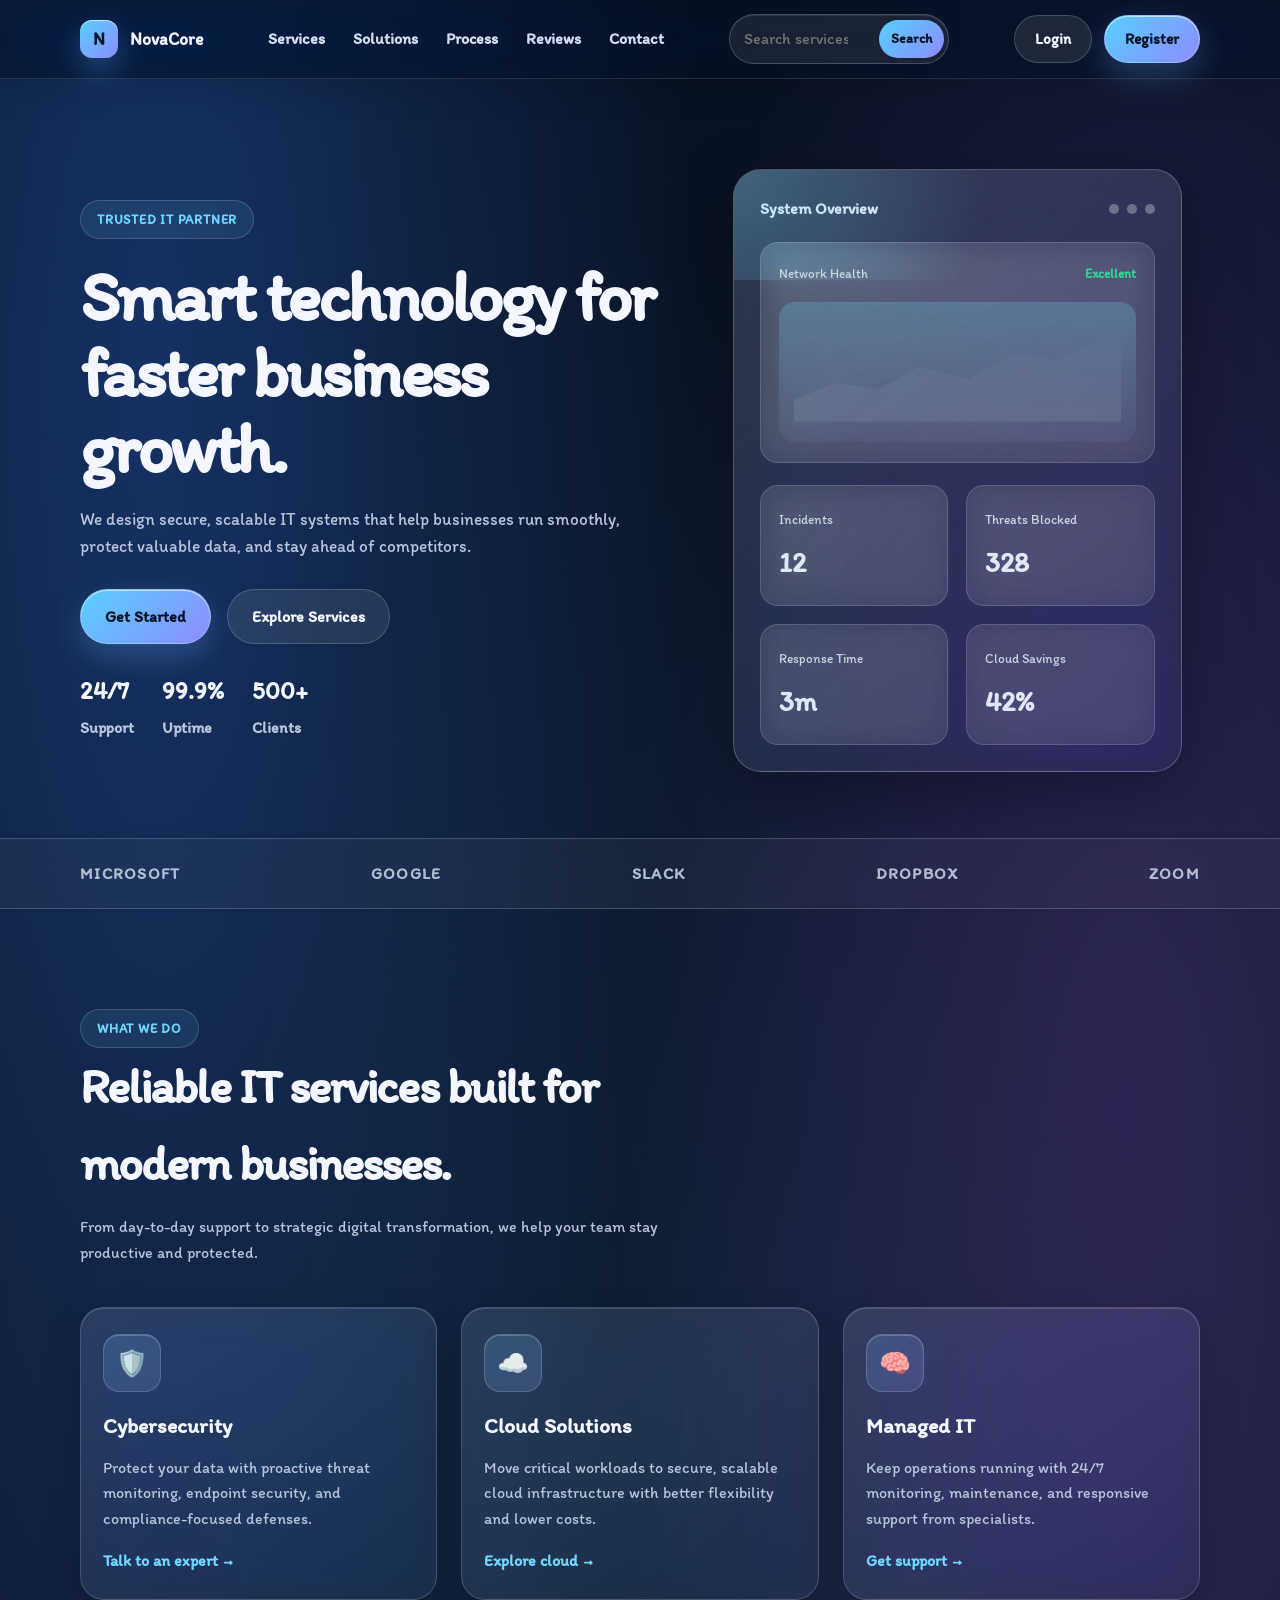
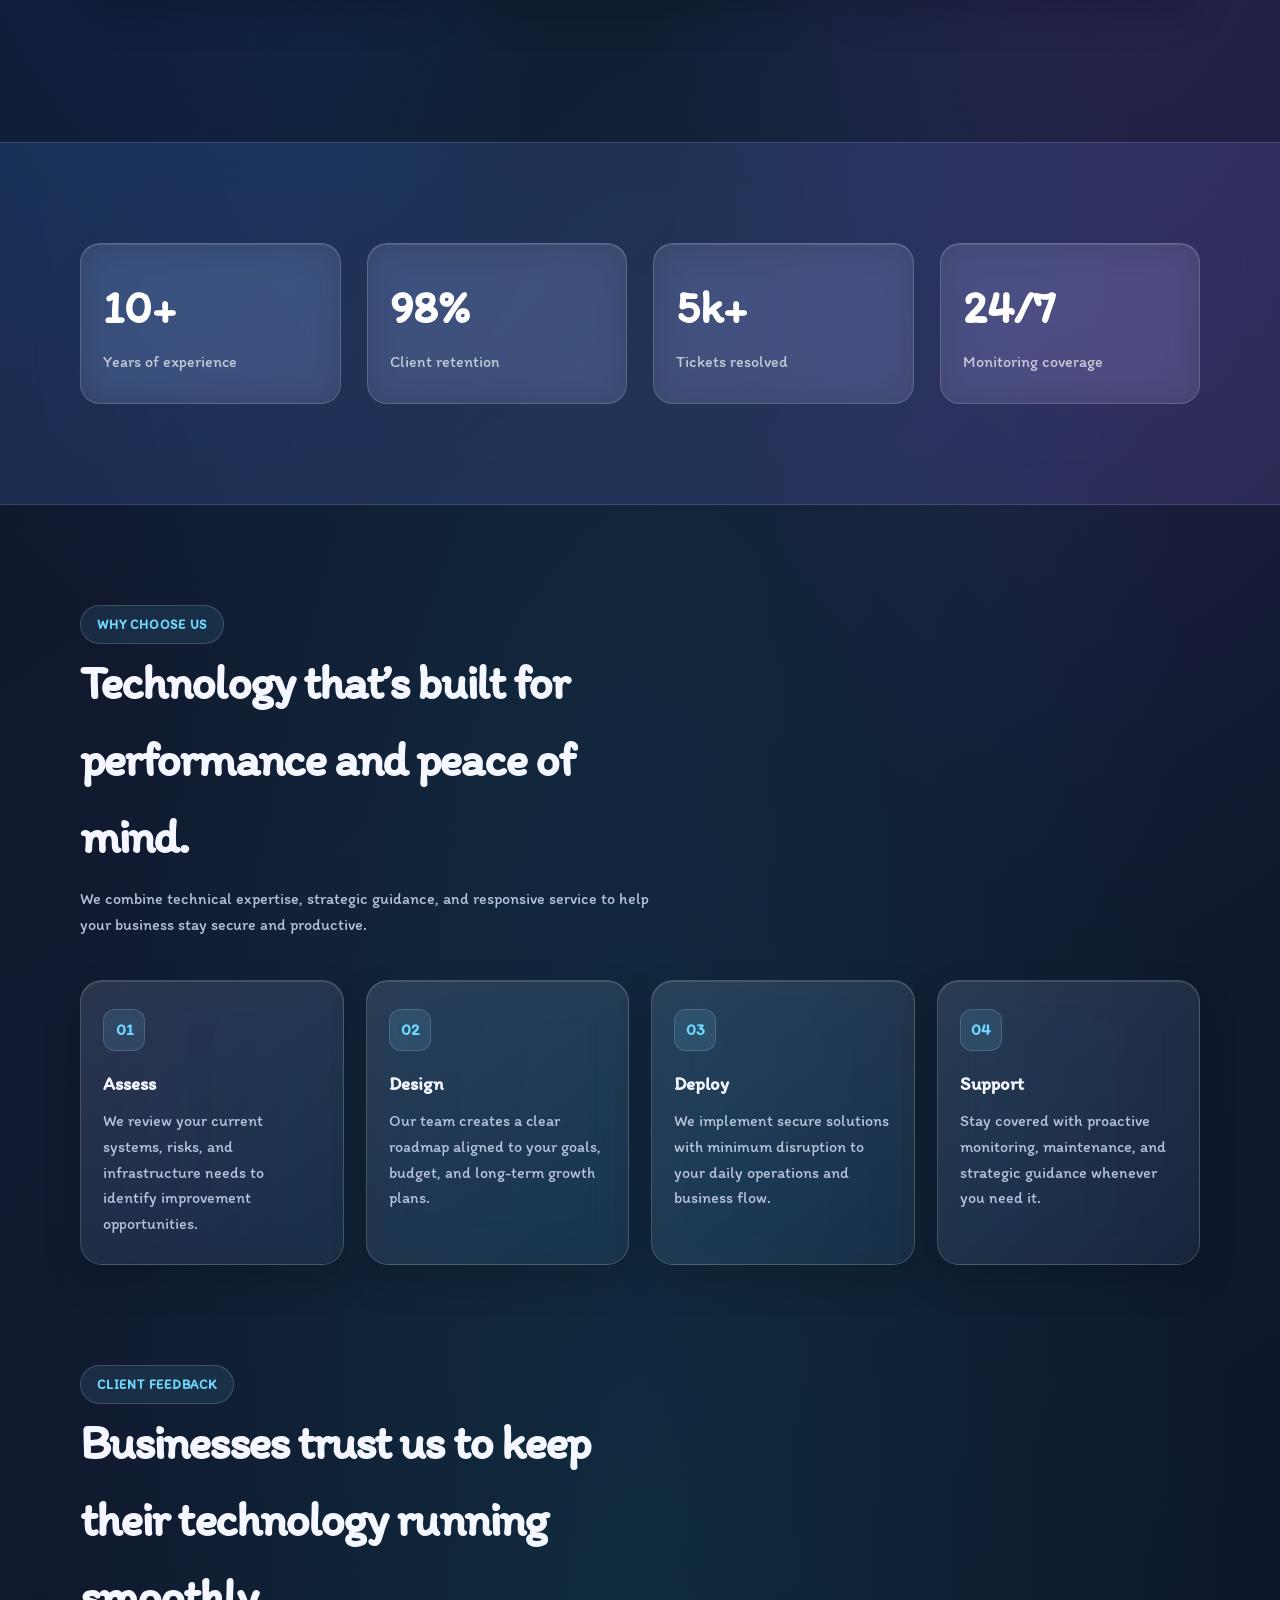
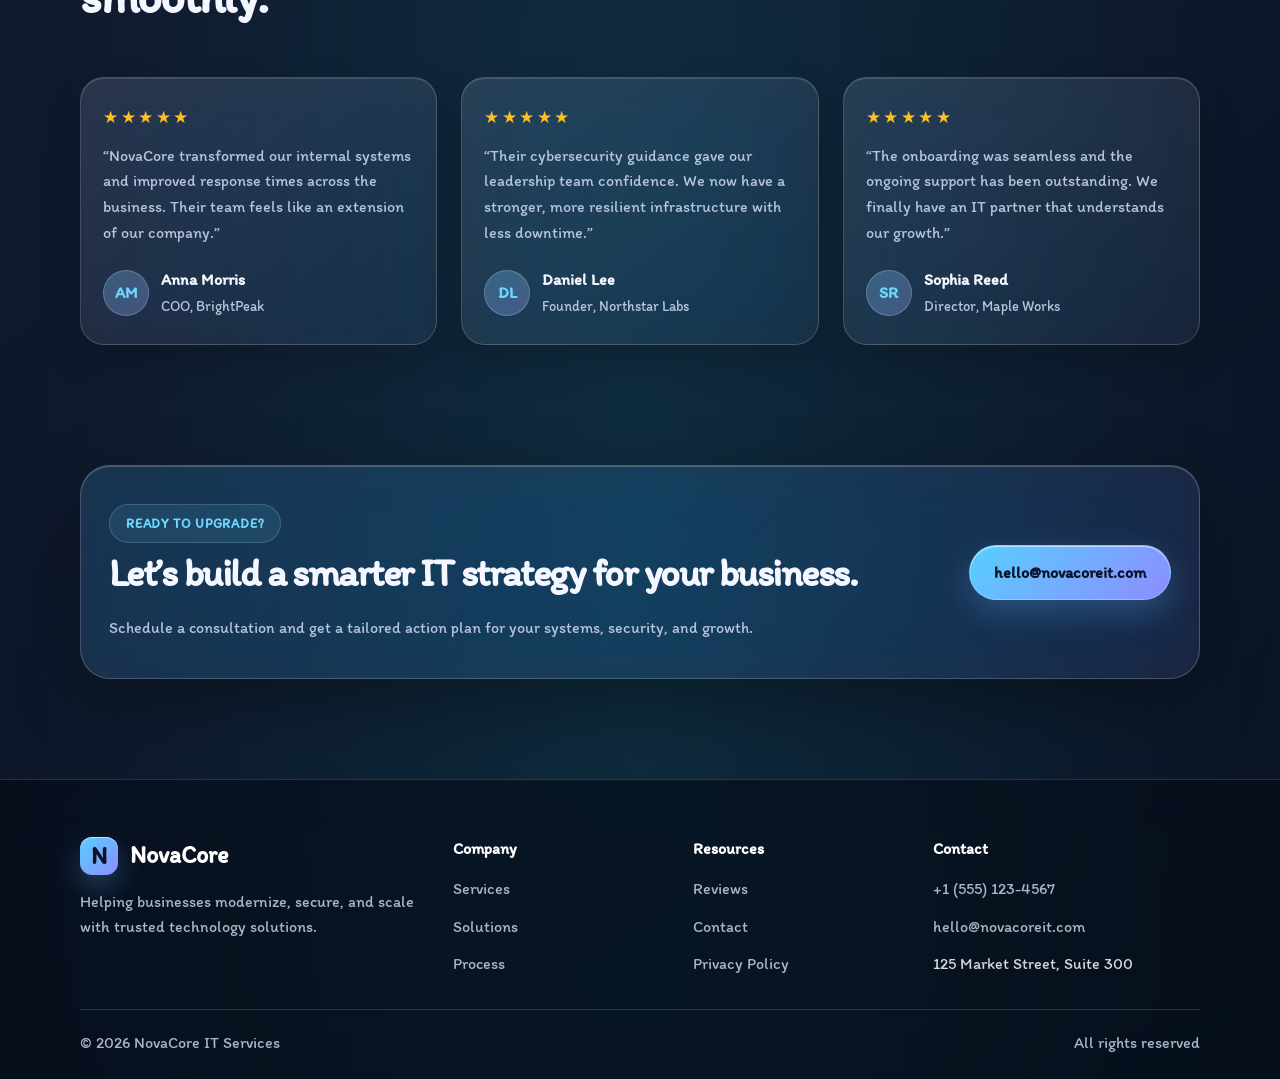
<file: Index.html>
<!DOCTYPE html>
<html lang="en">
<head>
    <meta charset="UTF-8">
    <meta name="viewport" content="width=device-width, initial-scale=1.0">
    <title>NovaCore IT Services</title>
    <meta name="description" content="Professional IT support, cybersecurity, cloud solutions, and managed services for modern businesses.">
    <link rel="stylesheet" href="css/style.css">
</head>
<body>
    <header class="topbar">
        <div class="container nav">
            <a href="#" class="brand" aria-label="NovaCore home">
                <span class="brand-mark">N</span>
                <span>NovaCore</span>
            </a>
            <nav class="nav-links" aria-label="Main navigation">
                <a href="#services">Services</a>
                <a href="#solutions">Solutions</a>
                <a href="#process">Process</a>
                <a href="#reviews">Reviews</a>
                <a href="#contact">Contact</a>
            </nav>
            <form class="nav-search" role="search" id="service-search-form">
                <label class="sr-only" for="service-search">Search services</label>
                <input id="service-search" type="search" placeholder="Search services..." aria-controls="services-grid">
                <button type="submit">Search</button>
            </form>
            <div class="header-actions">
                <a href="login.html" class="btn btn-secondary header-btn">Login</a>
                <a href="register.html" class="btn btn-primary header-btn">Register</a>
            </div>
        </div>
    </header>

    <main>
        <section class="hero">
            <div class="container hero-grid">
                <div>
                    <span class="eyebrow">Trusted IT partner</span>
                    <h1>Smart technology for faster business growth.</h1>
                    <p>We design secure, scalable IT systems that help businesses run smoothly, protect valuable data, and stay ahead of competitors.</p>
                    <div class="cta-row">
                        <a href="#contact" class="btn btn-primary">Get Started</a>
                        <a href="#services" class="btn btn-secondary">Explore Services</a>
                    </div>
                    <ul class="hero-metrics" aria-label="Key metrics">
                        <li><span>24/7</span>Support</li>
                        <li><span>99.9%</span>Uptime</li>
                        <li><span>500+</span>Clients</li>
                    </ul>
                </div>

                <div class="hero-visual" aria-label="IT dashboard preview">
                    <div class="panel dashboard">
                        <div class="dashboard-top">
                            <div>System Overview</div>
                            <div class="dots"><span></span><span></span><span></span></div>
                        </div>

                        <div class="status-box">
                            <div class="label">
                                <span>Network Health</span>
                                <strong style="color: #34d399;">Excellent</strong>
                            </div>
                            <div class="chart" aria-hidden="true"></div>
                        </div>

                        <div class="mini-grid">
                            <div class="mini-card">
                                <small>Incidents</small>
                                <strong>12</strong>
                            </div>
                            <div class="mini-card">
                                <small>Threats Blocked</small>
                                <strong>328</strong>
                            </div>
                            <div class="mini-card">
                                <small>Response Time</small>
                                <strong>3m</strong>
                            </div>
                            <div class="mini-card">
                                <small>Cloud Savings</small>
                                <strong>42%</strong>
                            </div>
                        </div>
                    </div>
                </div>
            </div>
        </section>

        <div class="logo-strip" aria-label="Partner logos">
            <div class="container">
                <span>Microsoft</span>
                <span>Google</span>
                <span>Slack</span>
                <span>Dropbox</span>
                <span>Zoom</span>
            </div>
        </div>

        <section id="services" class="section">
            <div class="container">
                <div class="section-heading">
                    <span class="eyebrow">What we do</span>
                    <h2>Reliable IT services built for modern businesses.</h2>
                    <p>From day-to-day support to strategic digital transformation, we help your team stay productive and protected.</p>
                </div>

                <div class="services-grid" id="services-grid">
                    <article class="service-card">
                        <div class="icon-box">🛡️</div>
                        <h3>Cybersecurity</h3>
                        <p>Protect your data with proactive threat monitoring, endpoint security, and compliance-focused defenses.</p>
                        <a href="#contact" class="link-arrow">Talk to an expert →</a>
                    </article>

                    <article class="service-card">
                        <div class="icon-box">☁️</div>
                        <h3>Cloud Solutions</h3>
                        <p>Move critical workloads to secure, scalable cloud infrastructure with better flexibility and lower costs.</p>
                        <a href="#contact" class="link-arrow">Explore cloud →</a>
                    </article>

                    <article class="service-card">
                        <div class="icon-box">🧠</div>
                        <h3>Managed IT</h3>
                        <p>Keep operations running with 24/7 monitoring, maintenance, and responsive support from specialists.</p>
                        <a href="#contact" class="link-arrow">Get support →</a>
                    </article>
                </div>
                <p class="search-status" id="service-search-status" role="status" aria-live="polite"></p>
            </div>
        </section>

        <section class="stats">
            <div class="container section">
                <div class="stats-grid">
                    <div class="stat-card">
                        <strong>10+</strong>
                        <span>Years of experience</span>
                    </div>
                    <div class="stat-card">
                        <strong>98%</strong>
                        <span>Client retention</span>
                    </div>
                    <div class="stat-card">
                        <strong>5k+</strong>
                        <span>Tickets resolved</span>
                    </div>
                    <div class="stat-card">
                        <strong>24/7</strong>
                        <span>Monitoring coverage</span>
                    </div>
                </div>
            </div>
        </section>

        <section id="solutions" class="section">
            <div class="container">
                <div class="section-heading">
                    <span class="eyebrow">Why choose us</span>
                    <h2>Technology that’s built for performance and peace of mind.</h2>
                    <p>We combine technical expertise, strategic guidance, and responsive service to help your business stay secure and productive.</p>
                </div>

                <div id="process" class="process-grid">
                    <article class="process-card">
                        <div class="step-number">01</div>
                        <h3>Assess</h3>
                        <p>We review your current systems, risks, and infrastructure needs to identify improvement opportunities.</p>
                    </article>

                    <article class="process-card">
                        <div class="step-number">02</div>
                        <h3>Design</h3>
                        <p>Our team creates a clear roadmap aligned to your goals, budget, and long-term growth plans.</p>
                    </article>

                    <article class="process-card">
                        <div class="step-number">03</div>
                        <h3>Deploy</h3>
                        <p>We implement secure solutions with minimum disruption to your daily operations and business flow.</p>
                    </article>

                    <article class="process-card">
                        <div class="step-number">04</div>
                        <h3>Support</h3>
                        <p>Stay covered with proactive monitoring, maintenance, and strategic guidance whenever you need it.</p>
                    </article>
                </div>
            </div>
        </section>

        <section id="reviews" class="section" style="padding-top: 0;">
            <div class="container">
                <div class="section-heading">
                    <span class="eyebrow">Client feedback</span>
                    <h2>Businesses trust us to keep their technology running smoothly.</h2>
                </div>

                <div class="testimonials-wrap">
                    <article class="testimonial">
                        <div class="stars">★★★★★</div>
                        <p>“NovaCore transformed our internal systems and improved response times across the business. Their team feels like an extension of our company.”</p>
                        <div class="person">
                            <div class="avatar">AM</div>
                            <div>
                                <strong>Anna Morris</strong>
                                <span>COO, BrightPeak</span>
                            </div>
                        </div>
                    </article>

                    <article class="testimonial">
                        <div class="stars">★★★★★</div>
                        <p>“Their cybersecurity guidance gave our leadership team confidence. We now have a stronger, more resilient infrastructure with less downtime.”</p>
                        <div class="person">
                            <div class="avatar">DL</div>
                            <div>
                                <strong>Daniel Lee</strong>
                                <span>Founder, Northstar Labs</span>
                            </div>
                        </div>
                    </article>

                    <article class="testimonial">
                        <div class="stars">★★★★★</div>
                        <p>“The onboarding was seamless and the ongoing support has been outstanding. We finally have an IT partner that understands our growth.”</p>
                        <div class="person">
                            <div class="avatar">SR</div>
                            <div>
                                <strong>Sophia Reed</strong>
                                <span>Director, Maple Works</span>
                            </div>
                        </div>
                    </article>
                </div>
            </div>
        </section>

        <section id="contact" class="section" style="padding-top: 20px;">
            <div class="container">
                <div class="cta-panel">
                    <div>
                        <span class="eyebrow">Ready to upgrade?</span>
                        <h3>Let’s build a smarter IT strategy for your business.</h3>
                        <p>Schedule a consultation and get a tailored action plan for your systems, security, and growth.</p>
                    </div>
                    <a href="mailto:hello@novacoreit.com" class="btn btn-primary">hello@novacoreit.com</a>
                </div>
            </div>
        </section>
    </main>

    <footer>
        <div class="container">
            <div class="footer-grid">
                <div>
                    <div class="footer-brand"><span class="brand-mark">N</span> NovaCore</div>
                    <p>Helping businesses modernize, secure, and scale with trusted technology solutions.</p>
                </div>

                <div>
                    <h4>Company</h4>
                    <ul class="footer-links">
                        <li><a href="#services">Services</a></li>
                        <li><a href="#solutions">Solutions</a></li>
                        <li><a href="#process">Process</a></li>
                    </ul>
                </div>

                <div>
                    <h4>Resources</h4>
                    <ul class="footer-links">
                        <li><a href="#reviews">Reviews</a></li>
                        <li><a href="#contact">Contact</a></li>
                        <li><a href="#">Privacy Policy</a></li>
                    </ul>
                </div>

                <div>
                    <h4>Contact</h4>
                    <ul class="footer-links">
                        <li><a href="tel:+15551234567">+1 (555) 123-4567</a></li>
                        <li><a href="mailto:hello@novacoreit.com">hello@novacoreit.com</a></li>
                        <li>125 Market Street, Suite 300</li>
                    </ul>
                </div>
            </div>

            <div class="footer-bottom">
                <span>© 2026 NovaCore IT Services</span>
                <span>All rights reserved</span>
            </div>
        </div>
    </footer>
    <script>
        const searchForm = document.querySelector("#service-search-form");
        const searchInput = document.querySelector("#service-search");
        const searchStatus = document.querySelector("#service-search-status");
        const serviceCards = Array.from(document.querySelectorAll("#services-grid .service-card"));

        searchInput.addEventListener("input", () => {
            const query = searchInput.value.trim().toLocaleLowerCase();
            let visibleCount = 0;

            serviceCards.forEach((card) => {
                const matches = card.textContent.toLocaleLowerCase().includes(query);
                card.hidden = !matches;
                visibleCount += Number(matches);
            });

            searchStatus.textContent = query
                ? visibleCount
                    ? `Showing ${visibleCount} of ${serviceCards.length} services.`
                    : `No services found for "${searchInput.value.trim()}".`
                : "";
        });

        searchForm.addEventListener("submit", (event) => {
            event.preventDefault();
            document.querySelector("#services").scrollIntoView({ behavior: "smooth" });
        });
    </script>
</body>
</html>
</file>
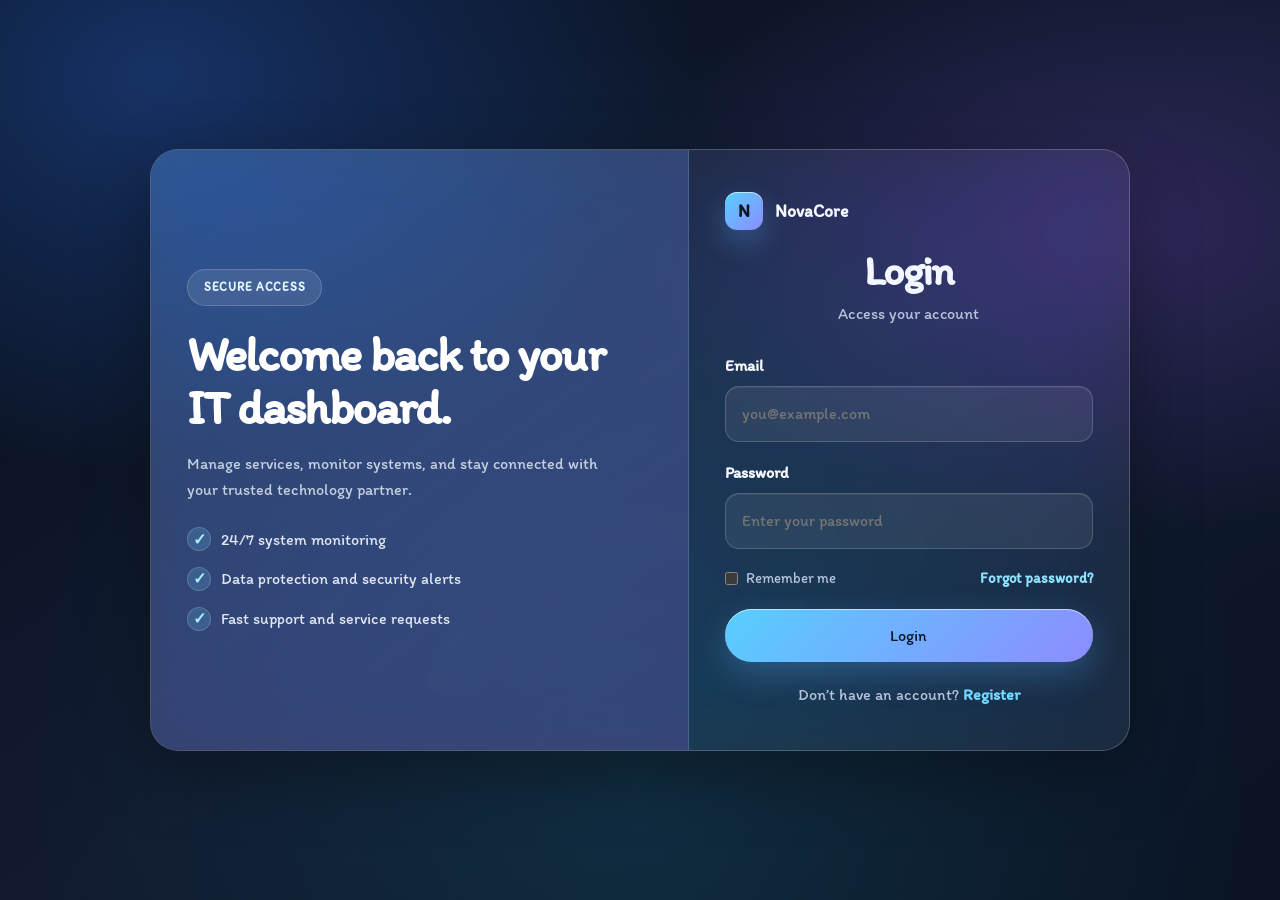
<file: login.html>
<!DOCTYPE html>
<html lang="en">
<head>
    <meta charset="UTF-8">
    <meta name="viewport" content="width=device-width, initial-scale=1.0">
    <title>Login | NovaCore</title>
    <meta name="description" content="Login to access your NovaCore IT service dashboard.">
    <link rel="stylesheet" href="css/style.css">
</head>
<body class="auth-body">
    <div class="auth-shell">
        <div class="auth-visual">
            <span class="tag">Secure Access</span>
            <h2>Welcome back to your IT dashboard.</h2>
            <p>Manage services, monitor systems, and stay connected with your trusted technology partner.</p>

            <ul class="auth-features">
                <li>24/7 system monitoring</li>
                <li>Data protection and security alerts</li>
                <li>Fast support and service requests</li>
            </ul>
        </div>

        <div class="auth-form-panel">
            <div class="auth-card">
                <a href="Index.html" class="brand" aria-label="NovaCore home">
                    <span class="brand-mark">N</span>
                    <span>NovaCore</span>
                </a>

                <div class="auth-header">
                    <h1>Login</h1>
                    <p>Access your account</p>
                </div>

                <form class="auth-form">
                    <div class="field">
                        <label for="email">Email</label>
                        <input id="email" type="email" placeholder="you@example.com" required>
                    </div>

                    <div class="field">
                        <label for="password">Password</label>
                        <input id="password" type="password" placeholder="Enter your password" required>
                    </div>

                    <div class="auth-row">
                        <label class="check">
                            <input type="checkbox">
                            <span>Remember me</span>
                        </label>
                        <a href="#">Forgot password?</a>
                    </div>

                    <button type="submit" class="btn btn-primary auth-submit">Login</button>
                </form>

                <p class="auth-footer">
                    Don’t have an account? <a href="register.html">Register</a>
                </p>
            </div>
        </div>
    </div>
</body>
</html>
</file>
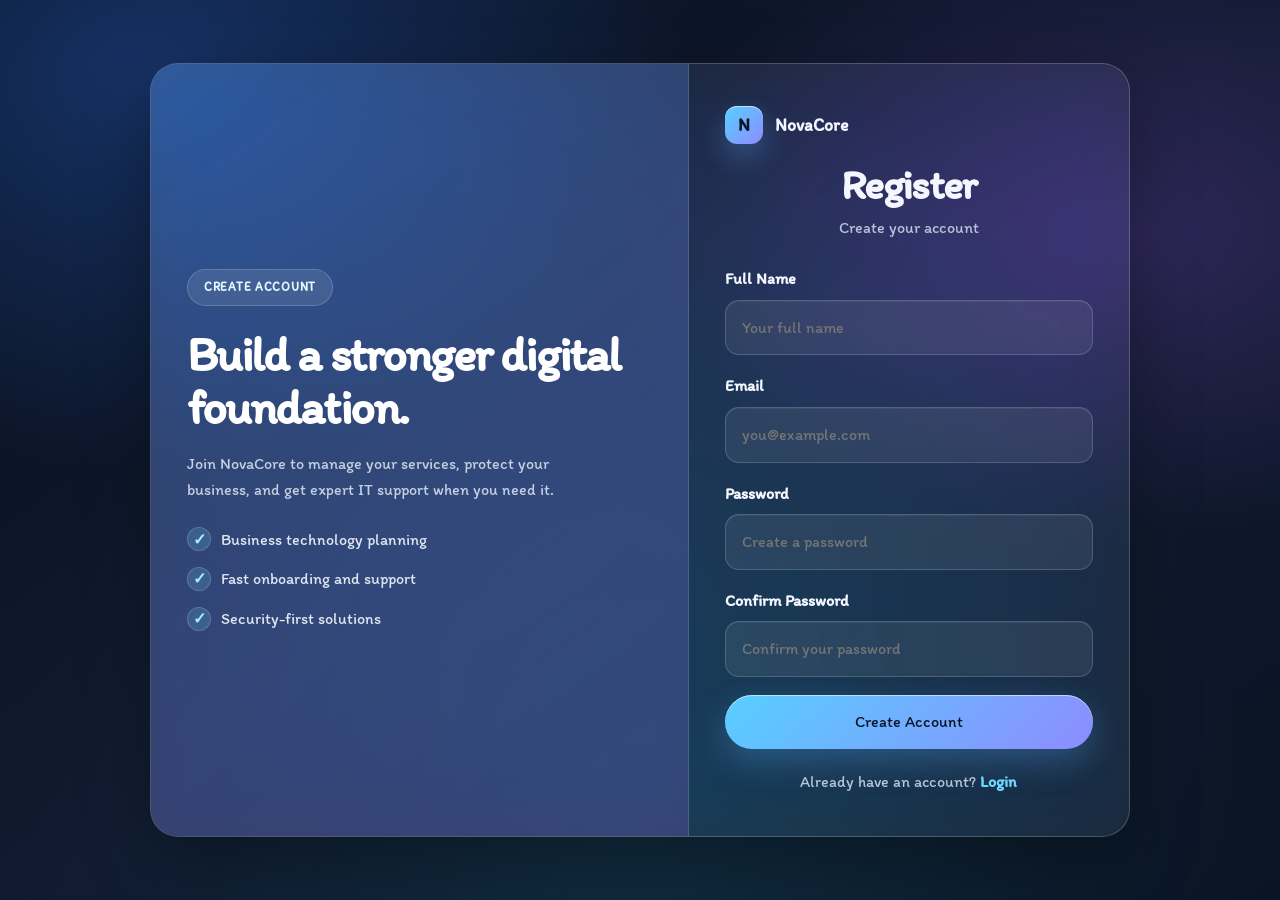
<file: register.html>
<!DOCTYPE html>
<html lang="en">
<head>
    <meta charset="UTF-8">
    <meta name="viewport" content="width=device-width, initial-scale=1.0">
    <title>Register | NovaCore</title>
    <meta name="description" content="Create a NovaCore account for IT support and service management.">
    <link rel="stylesheet" href="css/style.css">
</head>
<body class="auth-body">
    <div class="auth-shell">
        <div class="auth-visual">
            <span class="tag">Create Account</span>
            <h2>Build a stronger digital foundation.</h2>
            <p>Join NovaCore to manage your services, protect your business, and get expert IT support when you need it.</p>

            <ul class="auth-features">
                <li>Business technology planning</li>
                <li>Fast onboarding and support</li>
                <li>Security-first solutions</li>
            </ul>
        </div>

        <div class="auth-form-panel">
            <div class="auth-card">
                <a href="Index.html" class="brand" aria-label="NovaCore home">
                    <span class="brand-mark">N</span>
                    <span>NovaCore</span>
                </a>

                <div class="auth-header">
                    <h1>Register</h1>
                    <p>Create your account</p>
                </div>

                <form class="auth-form">
                    <div class="field">
                        <label for="name">Full Name</label>
                        <input id="name" type="text" placeholder="Your full name" required>
                    </div>

                    <div class="field">
                        <label for="reg-email">Email</label>
                        <input id="reg-email" type="email" placeholder="you@example.com" required>
                    </div>

                    <div class="field">
                        <label for="reg-password">Password</label>
                        <input id="reg-password" type="password" placeholder="Create a password" required>
                    </div>

                    <div class="field">
                        <label for="confirm-password">Confirm Password</label>
                        <input id="confirm-password" type="password" placeholder="Confirm your password" required>
                    </div>

                    <button type="submit" class="btn btn-primary auth-submit">Create Account</button>
                </form>

                <p class="auth-footer">
                    Already have an account? <a href="login.html">Login</a>
                </p>
            </div>
        </div>
    </div>
</body>
</html>
</file>
<file: css/style.css>
@import url("https://fonts.googleapis.com/css2?family=Itim&display=swap");

:root {
    color-scheme: dark;
    --primary: #10172b;
    --primary-soft: #1b2844;
    --accent: #70d7ff;
    --accent-2: #a7a5ff;
    --success: #6ee7c1;
    --text: #f4f7ff;
    --muted: #b7c4dc;
    --bg: #08111f;
    --card: rgba(255, 255, 255, 0.09);
    --line: rgba(255, 255, 255, 0.18);
    --shadow: 0 24px 70px rgba(0, 0, 0, 0.32);
}

* {
    box-sizing: border-box;
    margin: 0;
    padding: 0;
}

html {
    scroll-behavior: smooth;
}

body {
    font-family: "Itim", Tahoma, Geneva, Verdana, sans-serif;
    color: var(--text);
    background:
        radial-gradient(ellipse at 12% 8%, rgba(52, 124, 255, 0.3), transparent 34rem),
        radial-gradient(ellipse at 88% 26%, rgba(164, 94, 255, 0.2), transparent 32rem),
        radial-gradient(ellipse at 50% 88%, rgba(28, 196, 218, 0.12), transparent 38rem),
        linear-gradient(145deg, #07101f 0%, #111a30 52%, #0a1424 100%);
    line-height: 1.6;
    min-height: 100vh;
}

a {
    text-decoration: none;
    color: inherit;
}

img {
    max-width: 100%;
    display: block;
}

.container {
    width: min(1120px, calc(100% - 32px));
    margin: 0 auto;
}

.btn {
    display: inline-flex;
    align-items: center;
    justify-content: center;
    gap: 8px;
    padding: 14px 24px;
    border-radius: 999px;
    font-weight: 700;
    border: 1px solid rgba(255, 255, 255, 0.22);
    transition: transform 0.2s ease, box-shadow 0.2s ease, background 0.2s ease;
}

.btn:hover {
    transform: translateY(-2px);
}

.btn-primary {
    background: linear-gradient(135deg, #57cfff 0%, #8d8cff 100%);
    color: #0b1425;
    box-shadow: 0 12px 32px rgba(92, 176, 255, 0.28), inset 0 1px rgba(255, 255, 255, 0.55);
}

.btn-secondary {
    background: rgba(255, 255, 255, 0.09);
    border: 1px solid var(--line);
    color: var(--text);
    backdrop-filter: blur(16px);
    -webkit-backdrop-filter: blur(16px);
}

.topbar {
    position: sticky;
    top: 0;
    z-index: 10;
    background: rgba(8, 17, 31, 0.58);
    backdrop-filter: blur(24px) saturate(160%);
    -webkit-backdrop-filter: blur(24px) saturate(160%);
    border-bottom: 1px solid rgba(255, 255, 255, 0.12);
    box-shadow: 0 10px 35px rgba(0, 0, 0, 0.12);
}

.nav {
    display: flex;
    align-items: center;
    justify-content: space-between;
    min-height: 78px;
    gap: 20px;
}

.header-actions {
    display: flex;
    align-items: center;
    gap: 12px;
}

.header-btn {
    padding: 11px 20px;
    font-size: 0.95rem;
}

.brand {
    display: inline-flex;
    align-items: center;
    gap: 12px;
    font-weight: 800;
    font-size: 1.1rem;
}

.brand-mark {
    width: 38px;
    height: 38px;
    border-radius: 12px;
    display: grid;
    place-items: center;
    background: linear-gradient(135deg, #57cfff 0%, #8d8cff 100%);
    color: #0b1425;
    font-weight: 800;
    box-shadow: 0 12px 28px rgba(92, 176, 255, 0.3), inset 0 1px rgba(255, 255, 255, 0.6);
}

.nav-links {
    display: flex;
    align-items: center;
    gap: 28px;
    color: #d3ddf1;
    font-weight: 600;
}

.nav-links a:hover {
    color: var(--accent);
}

.nav-search {
    display: flex;
    align-items: center;
    gap: 6px;
    width: 220px;
    padding: 4px;
    border: 1px solid rgba(255, 255, 255, 0.2);
    border-radius: 999px;
    background: rgba(255, 255, 255, 0.08);
    box-shadow: inset 0 1px rgba(255, 255, 255, 0.08);
    backdrop-filter: blur(18px);
    -webkit-backdrop-filter: blur(18px);
}

.nav-search input {
    width: 100%;
    min-width: 0;
    padding: 7px 10px;
    border: 0;
    outline: 0;
    background: transparent;
    color: var(--text);
    font: inherit;
}

.nav-search button {
    flex: 0 0 auto;
    padding: 8px 12px;
    border: 0;
    border-radius: 999px;
    background: linear-gradient(135deg, #57cfff 0%, #8d8cff 100%);
    color: #0b1425;
    font: inherit;
    font-size: 0.88rem;
    font-weight: 700;
    cursor: pointer;
}

.nav-search:focus-within {
    border-color: rgba(112, 215, 255, 0.72);
    box-shadow: 0 0 0 3px rgba(112, 215, 255, 0.16), 0 0 28px rgba(112, 215, 255, 0.12);
}

.sr-only {
    position: absolute;
    width: 1px;
    height: 1px;
    padding: 0;
    margin: -1px;
    overflow: hidden;
    clip: rect(0, 0, 0, 0);
    white-space: nowrap;
    border: 0;
}

.search-status {
    min-height: 1.6em;
    margin-top: 16px;
    color: var(--muted);
}

.service-card[hidden] {
    display: none;
}

.hero {
    padding: 72px 0 48px;
}

.hero-grid {
    display: grid;
    grid-template-columns: 1.1fr 0.9fr;
    gap: 42px;
    align-items: center;
}

.eyebrow {
    display: inline-flex;
    padding: 8px 16px;
    border-radius: 999px;
    background: rgba(112, 215, 255, 0.1);
    border: 1px solid rgba(255, 255, 255, 0.16);
    color: var(--accent);
    font-size: 0.82rem;
    font-weight: 800;
    letter-spacing: 0.06em;
    text-transform: uppercase;
}

h1 {
    font-size: clamp(2.7rem, 6vw, 4.4rem);
    line-height: 1.08;
    letter-spacing: -0.05em;
    margin-top: 20px;
    max-width: 600px;
}

.hero p {
    margin-top: 18px;
    font-size: 1.08rem;
    color: var(--muted);
    max-width: 560px;
}

.cta-row {
    margin-top: 28px;
    display: flex;
    flex-wrap: wrap;
    gap: 16px;
}

.hero-metrics {
    list-style: none;
    display: flex;
    flex-wrap: wrap;
    gap: 28px;
    margin-top: 28px;
    color: var(--muted);
    font-weight: 700;
}

.hero-metrics span {
    display: block;
    color: var(--text);
    font-size: 1.5rem;
    margin-bottom: 4px;
}

.hero-visual {
    position: relative;
    padding: 18px;
}

.panel {
    background: linear-gradient(145deg, rgba(255, 255, 255, 0.16), rgba(255, 255, 255, 0.045));
    border: 1px solid rgba(255, 255, 255, 0.22);
    border-radius: 28px;
    box-shadow: var(--shadow);
    overflow: hidden;
    backdrop-filter: blur(24px) saturate(150%);
    -webkit-backdrop-filter: blur(24px) saturate(150%);
}

.dashboard {
    padding: 26px;
    min-height: 520px;
    position: relative;
}

.dashboard::before {
    content: "";
    position: absolute;
    inset: 0 0 auto 0;
    height: 110px;
    background: radial-gradient(circle at top left, rgba(112, 215, 255, 0.28), transparent 55%);
    pointer-events: none;
}

.dashboard-top {
    display: flex;
    align-items: center;
    justify-content: space-between;
    color: #dfe8f7;
    font-weight: 700;
    margin-bottom: 18px;
}

.dots {
    display: flex;
    gap: 8px;
}

.dots span {
    width: 10px;
    height: 10px;
    border-radius: 50%;
    display: inline-block;
    background: rgba(255,255,255,0.3);
}

.status-box {
    margin-top: 20px;
    padding: 20px 18px;
    background: rgba(255, 255, 255, 0.075);
    border: 1px solid rgba(255, 255, 255, 0.15);
    border-radius: 18px;
    backdrop-filter: blur(16px);
    -webkit-backdrop-filter: blur(16px);
}

.status-box .label {
    display: flex;
    justify-content: space-between;
    font-size: 0.82rem;
    color: #cbd5e1;
    margin-bottom: 18px;
}

.chart {
    height: 140px;
    border-radius: 16px;
    background: linear-gradient(180deg, rgba(112, 215, 255, 0.24), rgba(167, 165, 255, 0.06));
    position: relative;
    overflow: hidden;
}

.chart::before {
    content: "";
    position: absolute;
    inset: 18px 15px 20px 15px;
    background: linear-gradient(180deg, transparent 0%, rgba(148,163,184,0.2) 100%);
    clip-path: polygon(0 78%, 13% 62%, 26% 68%, 38% 47%, 54% 58%, 67% 33%, 80% 40%, 100% 10%, 100% 100%, 0 100%);
}

.mini-grid {
    display: grid;
    grid-template-columns: repeat(2, minmax(0, 1fr));
    gap: 18px;
    margin-top: 22px;
}

.mini-card {
    background: rgba(255, 255, 255, 0.075);
    border: 1px solid rgba(255, 255, 255, 0.15);
    border-radius: 18px;
    padding: 20px 18px;
    color: #dfe8f7;
    backdrop-filter: blur(16px);
    -webkit-backdrop-filter: blur(16px);
}

.mini-card small {
    color: #cbd5e1;
}

.mini-card strong {
    display: block;
    font-size: 1.7rem;
    margin-top: 10px;
}

.logo-strip {
    background: rgba(255, 255, 255, 0.045);
    border-top: 1px solid var(--line);
    border-bottom: 1px solid var(--line);
    padding: 22px 0;
    backdrop-filter: blur(20px);
    -webkit-backdrop-filter: blur(20px);
}

.logo-strip .container {
    display: flex;
    justify-content: space-between;
    color: #c1cde1;
    font-weight: 800;
    letter-spacing: 0.08em;
    text-transform: uppercase;
    opacity: 0.9;
}

.section {
    padding: 100px 0;
}

.section-heading {
    max-width: 600px;
    margin-bottom: 42px;
}

.section-heading h2 {
    font-size: clamp(2rem, 4vw, 3rem);
    letter-spacing: -0.04em;
}

.section-heading p {
    color: var(--muted);
    margin-top: 12px;
}

.services-grid {
    display: grid;
    grid-template-columns: repeat(3, minmax(0, 1fr));
    gap: 24px;
}

.service-card {
    background: linear-gradient(145deg, rgba(255, 255, 255, 0.12), rgba(255, 255, 255, 0.055));
    border: 1px solid rgba(255, 255, 255, 0.17);
    border-radius: 24px;
    padding: 26px 22px;
    box-shadow: 0 16px 38px rgba(0, 0, 0, 0.16), inset 0 1px rgba(255, 255, 255, 0.12);
    transition: transform 0.2s ease, box-shadow 0.2s ease;
    backdrop-filter: blur(20px) saturate(140%);
    -webkit-backdrop-filter: blur(20px) saturate(140%);
}

.service-card:hover {
    transform: translateY(-5px);
    border-color: rgba(112, 215, 255, 0.36);
    box-shadow: 0 22px 46px rgba(0, 0, 0, 0.24), 0 0 28px rgba(112, 215, 255, 0.08), inset 0 1px rgba(255, 255, 255, 0.18);
}

.icon-box {
    width: 58px;
    height: 58px;
    border-radius: 16px;
    display: grid;
    place-items: center;
    background: linear-gradient(135deg, rgba(112, 215, 255, 0.18), rgba(167, 165, 255, 0.18));
    border: 1px solid rgba(255, 255, 255, 0.16);
    color: var(--accent);
    font-size: 1.6rem;
    margin-bottom: 16px;
    box-shadow: inset 0 1px rgba(255, 255, 255, 0.2);
}

.service-card h3 {
    font-size: 1.35rem;
    margin-bottom: 12px;
}

.service-card p {
    color: var(--muted);
    margin-bottom: 16px;
}

.link-arrow {
    color: var(--accent);
    font-weight: 700;
}

.stats {
    background: linear-gradient(135deg, rgba(69, 131, 218, 0.2), rgba(129, 100, 206, 0.2));
    color: white;
    border-top: 1px solid rgba(255, 255, 255, 0.12);
    border-bottom: 1px solid rgba(255, 255, 255, 0.12);
    backdrop-filter: blur(20px);
    -webkit-backdrop-filter: blur(20px);
}

.stats-grid {
    display: grid;
    grid-template-columns: repeat(4, minmax(0, 1fr));
    gap: 26px;
}

.stat-card {
    background: rgba(255, 255, 255, 0.09);
    border: 1px solid rgba(255, 255, 255, 0.17);
    border-radius: 20px;
    padding: 28px 22px;
    box-shadow: inset 0 1px rgba(255, 255, 255, 0.12);
    backdrop-filter: blur(18px);
    -webkit-backdrop-filter: blur(18px);
}

.stat-card strong {
    font-size: clamp(2rem, 4vw, 2.8rem);
    display: block;
    margin-bottom: 6px;
}

.stat-card span {
    color: rgba(255,255,255,0.7);
}

.process-grid {
    display: grid;
    grid-template-columns: repeat(4, minmax(0, 1fr));
    gap: 22px;
}

.process-card {
    position: relative;
    background: linear-gradient(145deg, rgba(255, 255, 255, 0.12), rgba(255, 255, 255, 0.055));
    border: 1px solid rgba(255, 255, 255, 0.17);
    border-radius: 22px;
    padding: 28px 22px;
    box-shadow: 0 16px 38px rgba(0, 0, 0, 0.16), inset 0 1px rgba(255, 255, 255, 0.12);
    backdrop-filter: blur(20px) saturate(140%);
    -webkit-backdrop-filter: blur(20px) saturate(140%);
}

.step-number {
    width: 42px;
    height: 42px;
    border-radius: 12px;
    display: inline-grid;
    place-items: center;
    background: rgba(112, 215, 255, 0.12);
    border: 1px solid rgba(255, 255, 255, 0.15);
    color: var(--accent);
    font-weight: 800;
    margin-bottom: 18px;
}

.process-card h3 {
    margin-bottom: 10px;
}

.process-card p {
    color: var(--muted);
}

.testimonials-wrap {
    display: grid;
    grid-template-columns: repeat(3, minmax(0, 1fr));
    gap: 24px;
}

.testimonial {
    background: linear-gradient(145deg, rgba(255, 255, 255, 0.12), rgba(255, 255, 255, 0.055));
    border: 1px solid rgba(255, 255, 255, 0.17);
    border-radius: 24px;
    padding: 26px 22px;
    box-shadow: 0 16px 38px rgba(0, 0, 0, 0.16), inset 0 1px rgba(255, 255, 255, 0.12);
    backdrop-filter: blur(20px) saturate(140%);
    -webkit-backdrop-filter: blur(20px) saturate(140%);
}

.stars {
    color: #fbbf24;
    letter-spacing: 0.15em;
    font-size: 1.05rem;
    margin-bottom: 12px;
}

.testimonial p {
    color: var(--muted);
    margin-bottom: 22px;
}

.person {
    display: flex;
    align-items: center;
    gap: 12px;
}

.avatar {
    width: 46px;
    height: 46px;
    border-radius: 50%;
    background: linear-gradient(135deg, rgba(112, 215, 255, 0.28), rgba(167, 165, 255, 0.3));
    border: 1px solid rgba(255, 255, 255, 0.2);
    display: grid;
    place-items: center;
    font-weight: 800;
    color: var(--accent);
}

.person strong {
    display: block;
}

.person span {
    color: var(--muted);
    font-size: 0.9rem;
}

.cta-panel {
    position: relative;
    overflow: hidden;
    background: linear-gradient(135deg, rgba(112, 215, 255, 0.14), rgba(167, 165, 255, 0.11));
    border: 1px solid rgba(255, 255, 255, 0.2);
    border-radius: 30px;
    padding: 38px 28px;
    display: flex;
    align-items: center;
    justify-content: space-between;
    gap: 18px;
    box-shadow: var(--shadow), inset 0 1px rgba(255, 255, 255, 0.2);
    backdrop-filter: blur(24px) saturate(150%);
    -webkit-backdrop-filter: blur(24px) saturate(150%);
}

.cta-panel h3 {
    font-size: clamp(1.8rem, 3vw, 2.6rem);
    letter-spacing: -0.04em;
}

.cta-panel p {
    color: var(--muted);
    margin-top: 10px;
}

footer {
    background: rgba(5, 12, 24, 0.62);
    color: rgba(255,255,255,0.84);
    padding: 56px 0 24px;
    border-top: 1px solid rgba(255, 255, 255, 0.14);
    backdrop-filter: blur(24px);
    -webkit-backdrop-filter: blur(24px);
}

.footer-grid {
    display: grid;
    grid-template-columns: 1.3fr 0.8fr 0.8fr 1fr;
    gap: 26px;
}

.footer-brand {
    font-size: 1.5rem;
    font-weight: 800;
    color: white;
    display: inline-flex;
    align-items: center;
    gap: 12px;
    margin-bottom: 14px;
}

.footer-grid p,
.footer-grid a {
    color: rgba(224, 234, 250, 0.76);
}

.footer-grid h4 {
    color: white;
    margin-bottom: 14px;
}

.footer-links {
    list-style: none;
    display: grid;
    gap: 12px;
}

.footer-bottom {
    border-top: 1px solid rgba(255,255,255,0.14);
    margin-top: 32px;
    padding-top: 20px;
    display: flex;
    justify-content: space-between;
    gap: 14px;
    flex-wrap: wrap;
    color: rgba(224, 234, 250, 0.76);
}

@media (max-width: 920px) {
    .hero-grid,
    .services-grid,
    .process-grid,
    .testimonials-wrap,
    .footer-grid,
    .stats-grid {
        grid-template-columns: 1fr 1fr;
    }

    .hero-grid {
        grid-template-columns: 1fr;
    }

    .nav {
        flex-wrap: wrap;
        padding: 12px 0;
        gap: 12px 20px;
    }

    .nav-links {
        display: flex;
        order: 3;
        width: 100%;
        justify-content: center;
        flex-wrap: wrap;
        gap: 12px 20px;
    }

    .nav-search {
        order: 4;
        width: 100%;
    }

    .header-actions {
        margin-left: auto;
    }

    .cta-panel {
        flex-direction: column;
        align-items: flex-start;
    }
}

@media (max-width: 640px) {
    .services-grid,
    .process-grid,
    .testimonials-wrap,
    .stats-grid,
    .footer-grid {
        grid-template-columns: 1fr;
    }

    .logo-strip .container {
        flex-wrap: wrap;
        gap: 12px;
        justify-content: center;
    }

    .hero {
        padding-top: 48px;
    }

    .btn {
        width: 100%;
    }

    .header-actions {
        gap: 8px;
    }

    .header-btn {
        width: auto;
        padding: 9px 12px;
        font-size: 0.875rem;
    }

    .cta-row {
        display: grid;
        grid-template-columns: 1fr;
    }

    .nav-links {
        gap: 8px 14px;
        font-size: 0.92rem;
    }

    .auth-row {
        align-items: flex-start;
        flex-wrap: wrap;
    }
}

.auth-body {
    min-height: 100vh;
    display: flex;
    align-items: center;
    justify-content: center;
    padding: 40px 20px;
}

.auth-shell {
    width: min(980px, 100%);
    display: grid;
    grid-template-columns: 1.1fr 0.9fr;
    background: rgba(255, 255, 255, 0.075);
    border: 1px solid rgba(255, 255, 255, 0.2);
    border-radius: 28px;
    overflow: hidden;
    box-shadow: var(--shadow);
    backdrop-filter: blur(28px) saturate(150%);
    -webkit-backdrop-filter: blur(28px) saturate(150%);
}

.auth-visual {
    background: linear-gradient(145deg, rgba(74, 139, 218, 0.35), rgba(120, 91, 196, 0.3));
    color: white;
    padding: 52px 36px;
    display: flex;
    flex-direction: column;
    justify-content: center;
    border-right: 1px solid rgba(255, 255, 255, 0.12);
}

.auth-visual .tag {
    display: inline-block;
    width: fit-content;
    padding: 8px 16px;
    border-radius: 999px;
    background: rgba(255, 255, 255, 0.1);
    border: 1px solid rgba(255, 255, 255, 0.18);
    color: #e4f6ff;
    font-size: 0.75rem;
    font-weight: 800;
    letter-spacing: 0.06em;
    text-transform: uppercase;
    margin-bottom: 22px;
}

.auth-visual h2 {
    font-size: clamp(2.1rem, 4vw, 3rem);
    line-height: 1.1;
    letter-spacing: -0.04em;
    margin-bottom: 18px;
}

.auth-visual p {
    color: rgba(239, 246, 255, 0.78);
    max-width: 420px;
}

.auth-features {
    list-style: none;
    margin-top: 24px;
    display: grid;
    gap: 14px;
}

.auth-features li {
    color: rgba(245, 248, 255, 0.9);
    display: flex;
    align-items: center;
    gap: 10px;
}

.auth-features li::before {
    content: "✓";
    display: inline-flex;
    width: 22px;
    height: 22px;
    align-items: center;
    justify-content: center;
    border-radius: 50%;
    background: rgba(112, 215, 255, 0.18);
    border: 1px solid rgba(255, 255, 255, 0.16);
    color: #a8edff;
    font-weight: 800;
}

.auth-form-panel {
    padding: 42px 36px;
    display: flex;
    align-items: center;
    justify-content: center;
}

.auth-card {
    width: 100%;
    max-width: 420px;
}

.auth-card .brand {
    justify-content: center;
    margin-bottom: 18px;
}

.auth-header {
    text-align: center;
    margin-bottom: 26px;
}

.auth-header h1 {
    font-size: clamp(2rem, 4vw, 2.6rem);
    letter-spacing: -0.04em;
    margin: 0;
}

.auth-header p {
    color: var(--muted);
    margin-top: 8px;
}

.auth-form {
    display: grid;
    gap: 18px;
}

.field {
    display: grid;
    gap: 8px;
}

.field label {
    font-weight: 700;
    color: var(--text);
}

.field input {
    width: 100%;
    padding: 14px 16px;
    border: 1px solid rgba(255, 255, 255, 0.17);
    border-radius: 14px;
    background: rgba(255, 255, 255, 0.075);
    font: inherit;
    color: var(--text);
    outline: none;
    transition: border-color 0.2s ease, box-shadow 0.2s ease;
    box-shadow: inset 0 1px rgba(255, 255, 255, 0.06);
}

.field input:focus {
    border-color: rgba(112, 215, 255, 0.65);
    box-shadow: 0 0 0 4px rgba(112, 215, 255, 0.12);
}

.auth-row {
    display: flex;
    align-items: center;
    justify-content: space-between;
    gap: 12px;
    font-size: 0.92rem;
    color: var(--muted);
}

.auth-row a {
    color: #8fe2ff;
    font-weight: 700;
}

.check {
    display: inline-flex;
    align-items: center;
    gap: 8px;
}

.check input {
    accent-color: var(--accent);
}

.auth-submit {
    width: 100%;
    border: none;
    cursor: pointer;
    font: inherit;
}

.auth-footer {
    text-align: center;
    margin-top: 20px;
    color: var(--muted);
}

.auth-footer a {
    color: var(--accent);
    font-weight: 700;
}

@media (max-width: 760px) {
    .auth-shell {
        grid-template-columns: 1fr;
    }

    .auth-visual {
        padding: 32px 24px;
    }

    .auth-form-panel {
        padding: 28px 22px 34px;
    }
}

@media (max-width: 420px) {
    .auth-body {
        padding: 16px 12px;
    }

    .auth-visual {
        padding: 28px 20px;
    }

    .auth-form-panel {
        padding: 24px 18px 28px;
    }
}
</file>
